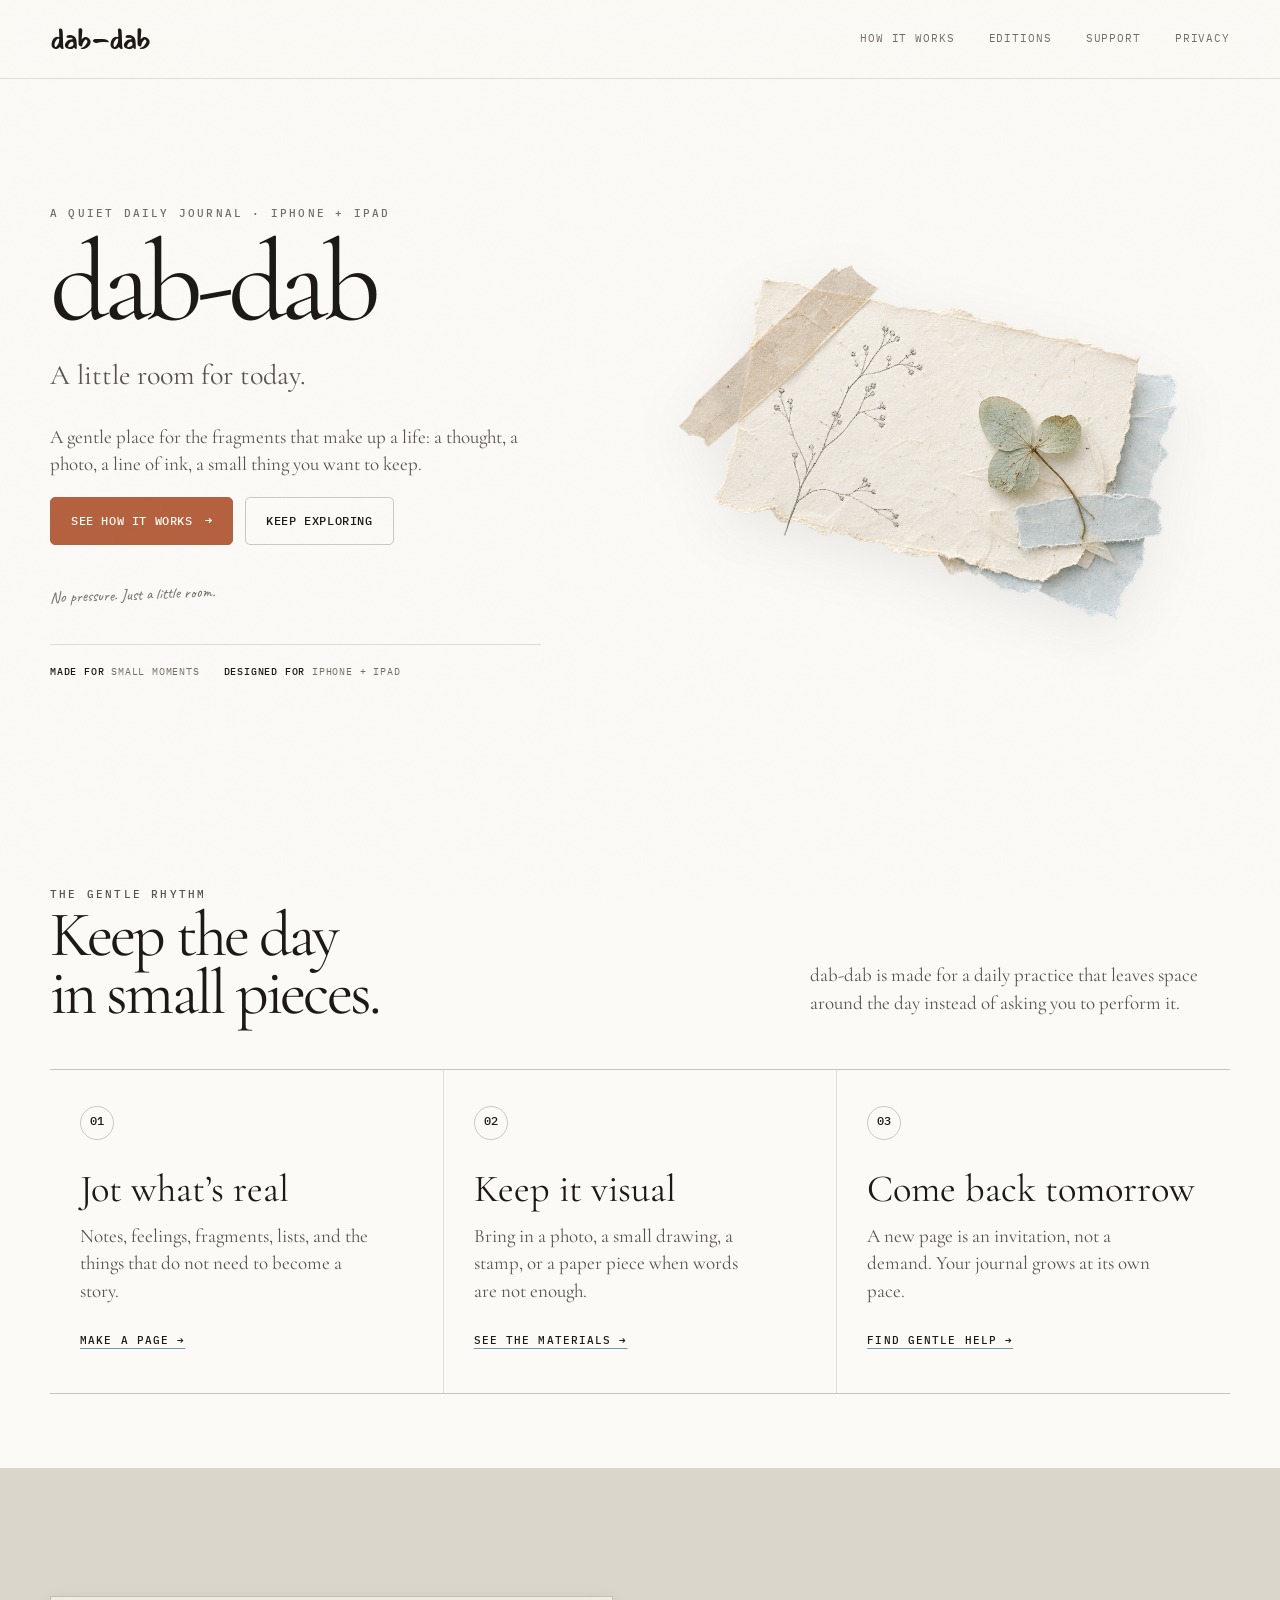
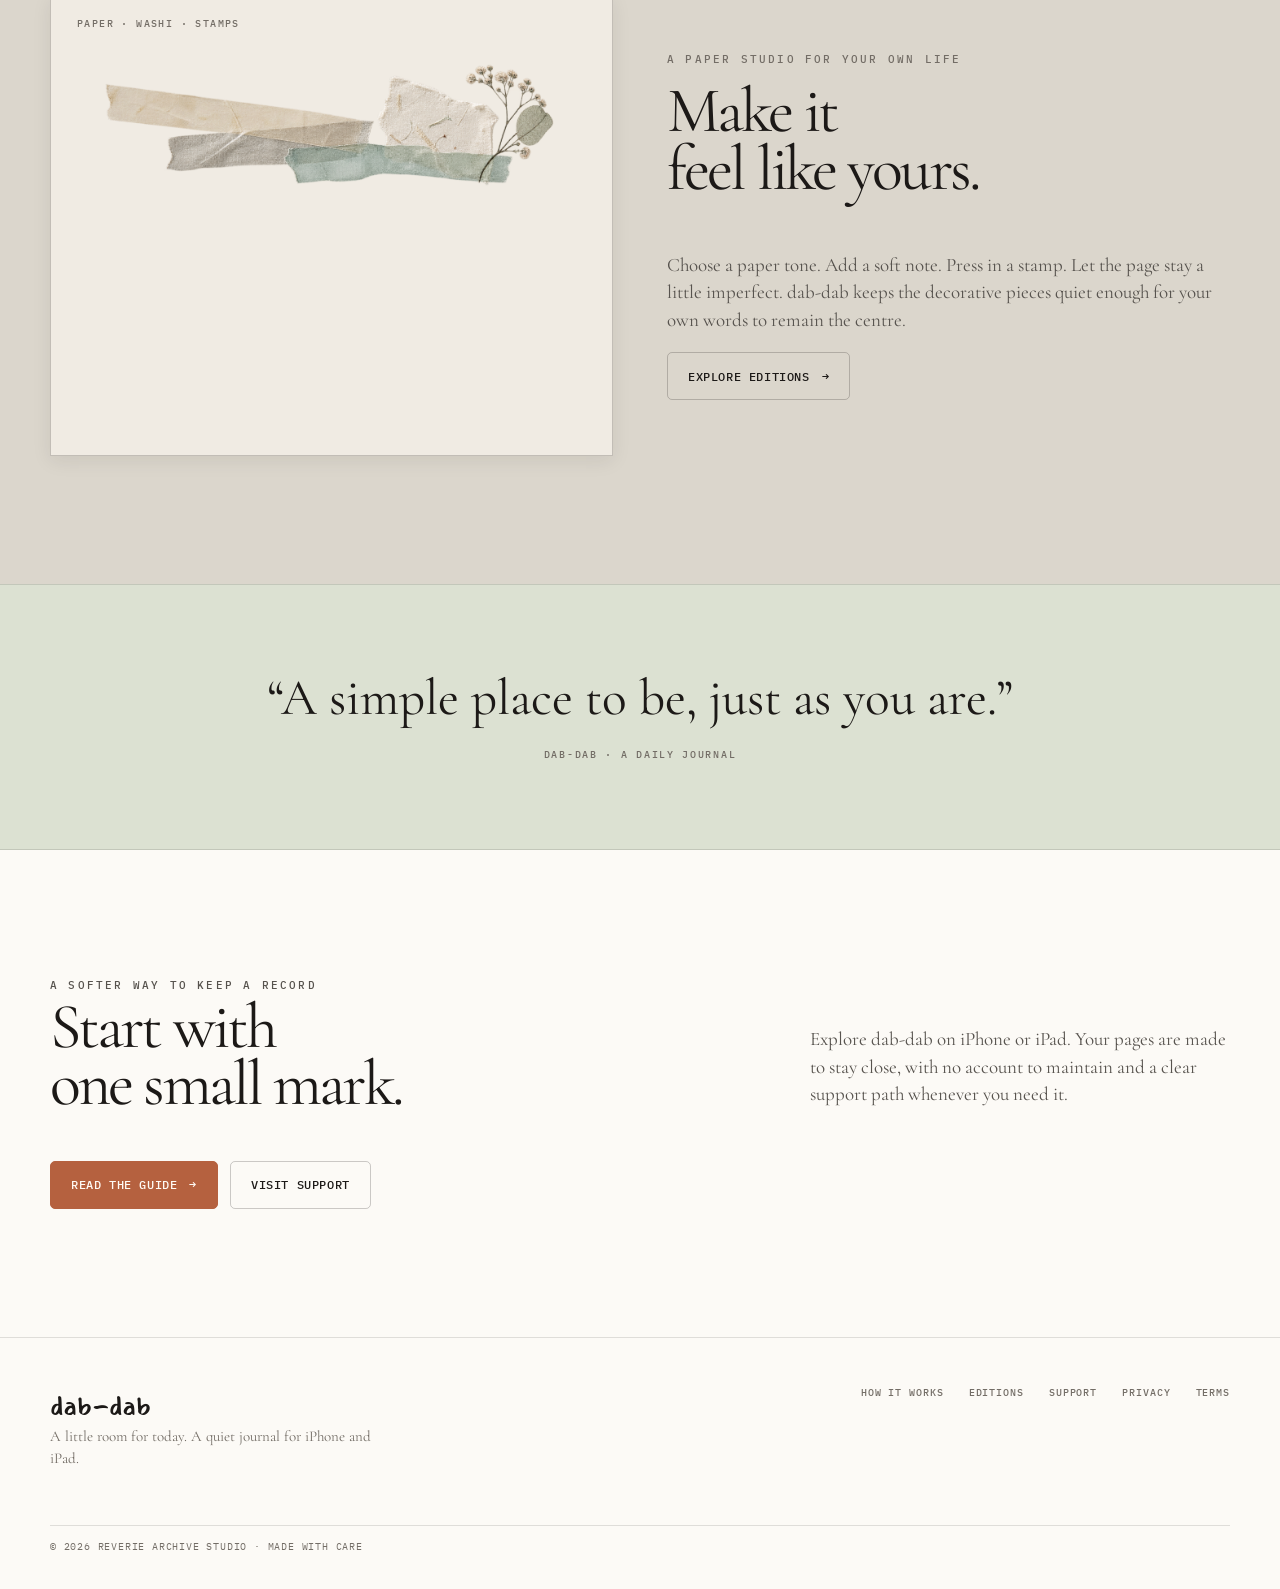
<file: index.html>
<!doctype html>
<html lang="en">
<head>
  <meta charset="utf-8">
  <meta name="viewport" content="width=device-width, initial-scale=1">
  <meta name="theme-color" content="#fcfaf6">
  <meta name="description" content="dab-dab is a quiet, tactile daily journal for iPhone and iPad.">
  <title>dab-dab — A little room for today</title>
  <link rel="stylesheet" href="styles.css">
</head>
<body>
  <header class="site-header">
    <nav class="nav" aria-label="Primary navigation">
      <a class="wordmark" href="index.html" aria-label="dab-dab home">dab-dab</a>
      <button class="menu-button" type="button" aria-expanded="false" aria-controls="site-links">Menu</button>
      <div class="nav-links" id="site-links">
        <a href="how-it-works.html">How it works</a>
        <a href="editions.html">Editions</a>
        <a href="support.html">Support</a>
        <a href="https://reveriearchive-studio.github.io/dab-dab-privacy/">Privacy</a>
      </div>
    </nav>
  </header>

  <main>
    <section class="hero">
      <div class="hero-copy reveal">
        <p class="eyebrow">A quiet daily journal · iPhone + iPad</p>
        <h1>dab-dab</h1>
        <p class="lede">A little room for today.</p>
        <p class="body-copy">A gentle place for the fragments that make up a life: a thought, a photo, a line of ink, a small thing you want to keep.</p>
        <div class="hero-actions">
          <a class="button" href="how-it-works.html">See how it works <span aria-hidden="true">→</span></a>
          <a class="button secondary" href="#download">Keep exploring</a>
        </div>
        <p class="hero-note">No pressure. Just a little room.</p>
        <div class="stat-line"><span><strong>Made for</strong> small moments</span><span><strong>Designed for</strong> iPhone + iPad</span></div>
      </div>
      <div class="hero-art reveal" aria-label="A light handmade-paper journal collage with botanical ink, washi and a pressed leaf">
        <img class="hero-asset" src="assets/paper-collage.png" alt="">
      </div>
    </section>

    <section class="section compact reveal" aria-labelledby="rhythm-title">
      <div class="section-head"><div><p class="eyebrow">The gentle rhythm</p><h2 id="rhythm-title">Keep the day<br>in small pieces.</h2></div><p>dab-dab is made for a daily practice that leaves space around the day instead of asking you to perform it.</p></div>
      <div class="feature-grid">
        <article class="feature"><span class="feature-number">01</span><h3>Jot what’s real</h3><p>Notes, feelings, fragments, lists, and the things that do not need to become a story.</p><a href="how-it-works.html">Make a page →</a></article>
        <article class="feature"><span class="feature-number">02</span><h3>Keep it visual</h3><p>Bring in a photo, a small drawing, a stamp, or a paper piece when words are not enough.</p><a href="editions.html">See the materials →</a></article>
        <article class="feature"><span class="feature-number">03</span><h3>Come back tomorrow</h3><p>A new page is an invitation, not a demand. Your journal grows at its own pace.</p><a href="support.html">Find gentle help →</a></article>
      </div>
    </section>

    <section class="material-section" aria-labelledby="materials-title">
      <div class="material-inner">
        <div class="material-display">
          <div class="material-board reveal" aria-label="Lightweight neutral washi and handmade paper samples">
            <img class="materials-asset" src="assets/materials-strip.png" alt="">
          </div>
          <div class="reveal"><p class="eyebrow">A paper studio for your own life</p><h2 id="materials-title">Make it<br>feel like yours.</h2><p class="body-copy">Choose a paper tone. Add a soft note. Press in a stamp. Let the page stay a little imperfect. dab-dab keeps the decorative pieces quiet enough for your own words to remain the centre.</p><a class="button secondary" href="editions.html">Explore editions <span aria-hidden="true">→</span></a></div>
        </div>
      </div>
    </section>

    <section class="quote-band"><div class="quote reveal">“A simple place to be, just as you are.”<small>dab-dab · a daily journal</small></div></section>

    <section class="section" id="download" aria-labelledby="download-title">
      <div class="section-head"><div><p class="eyebrow">A softer way to keep a record</p><h2 id="download-title">Start with<br>one small mark.</h2></div><p>Explore dab-dab on iPhone or iPad. Your pages are made to stay close, with no account to maintain and a clear support path whenever you need it.</p></div>
      <div class="hero-actions"><a class="button" href="how-it-works.html">Read the guide <span aria-hidden="true">→</span></a><a class="button secondary" href="support.html">Visit support</a></div>
    </section>
  </main>

  <footer class="footer"><div class="footer-inner"><div><div class="footer-brand">dab-dab</div><p>A little room for today. A quiet journal for iPhone and iPad.</p></div><div class="footer-links"><a href="how-it-works.html">How it works</a><a href="editions.html">Editions</a><a href="support.html">Support</a><a href="https://reveriearchive-studio.github.io/dab-dab-privacy/">Privacy</a><a href="https://www.apple.com/legal/internet-services/itunes/dev/stdeula/">Terms</a></div></div><div class="footer-meta">© 2026 Reverie Archive Studio · made with care</div></footer>
  <script src="script.js"></script>
</body>
</html>
</file>
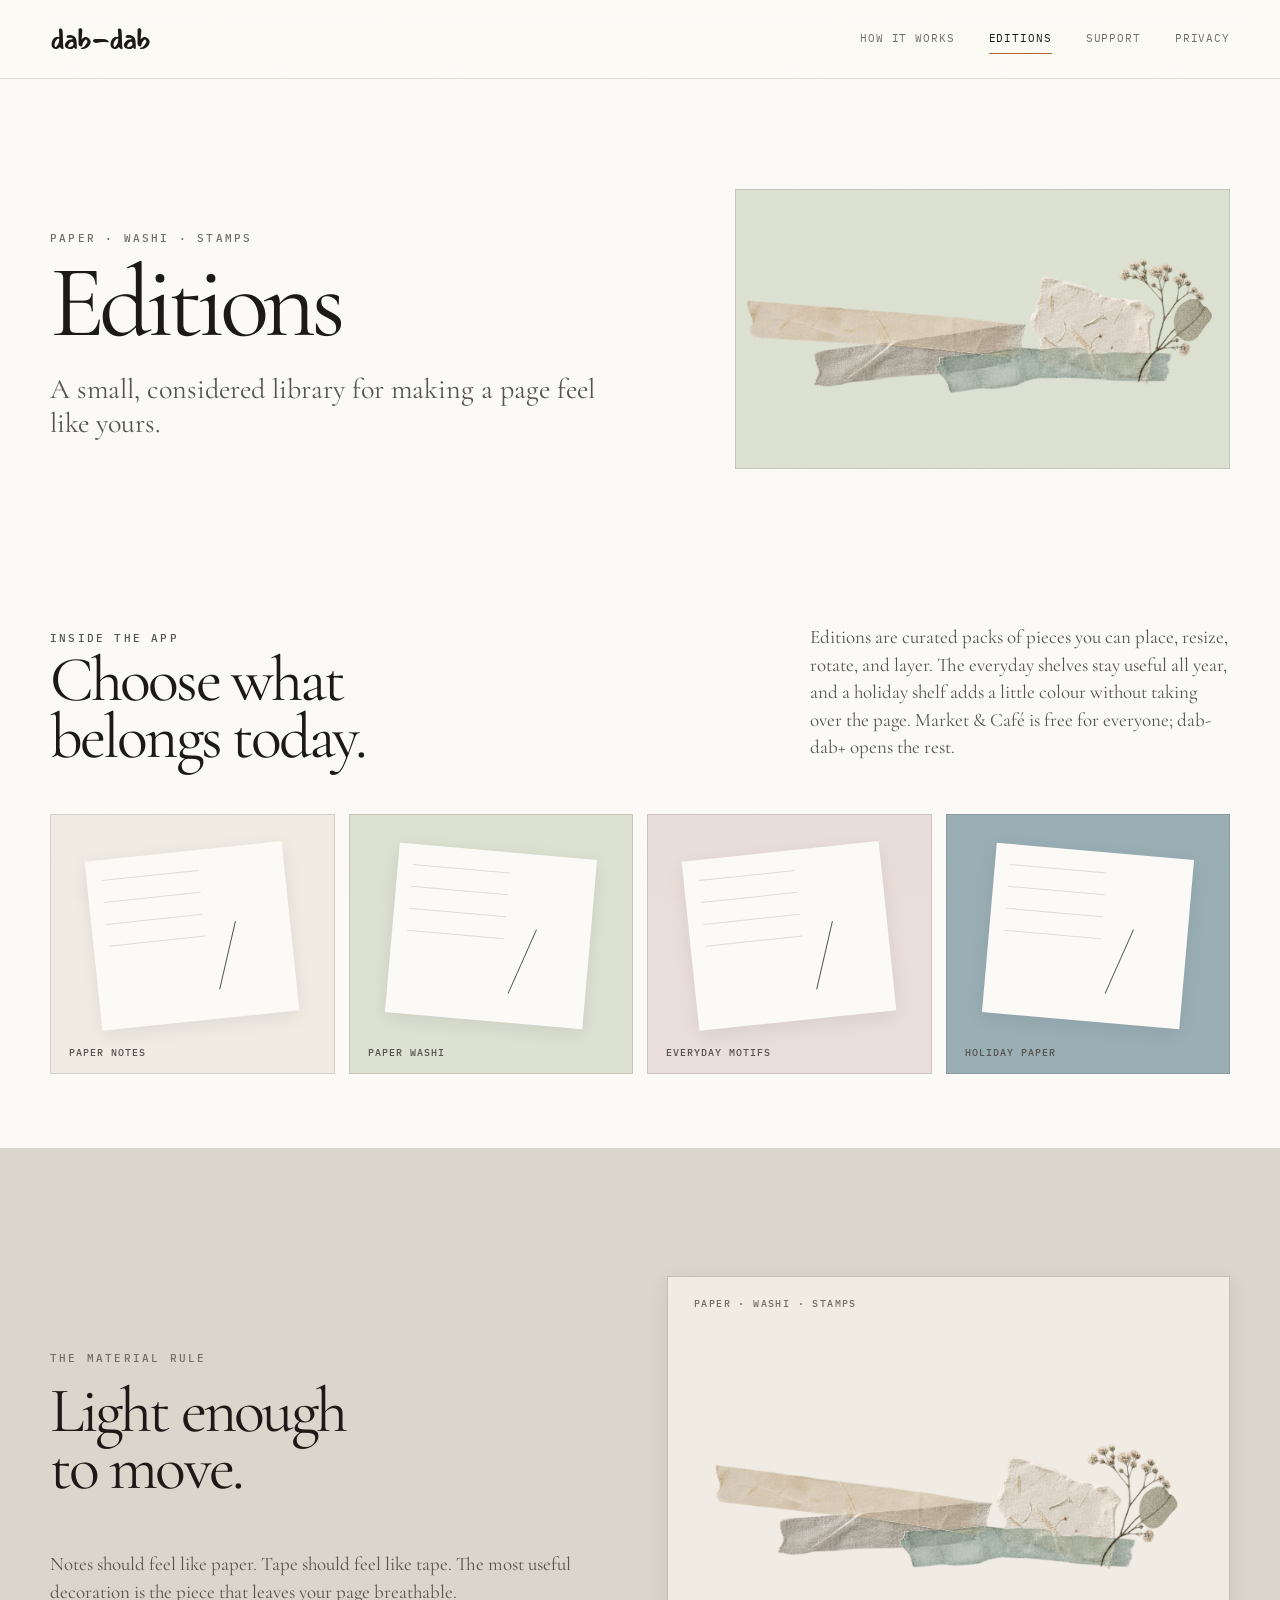
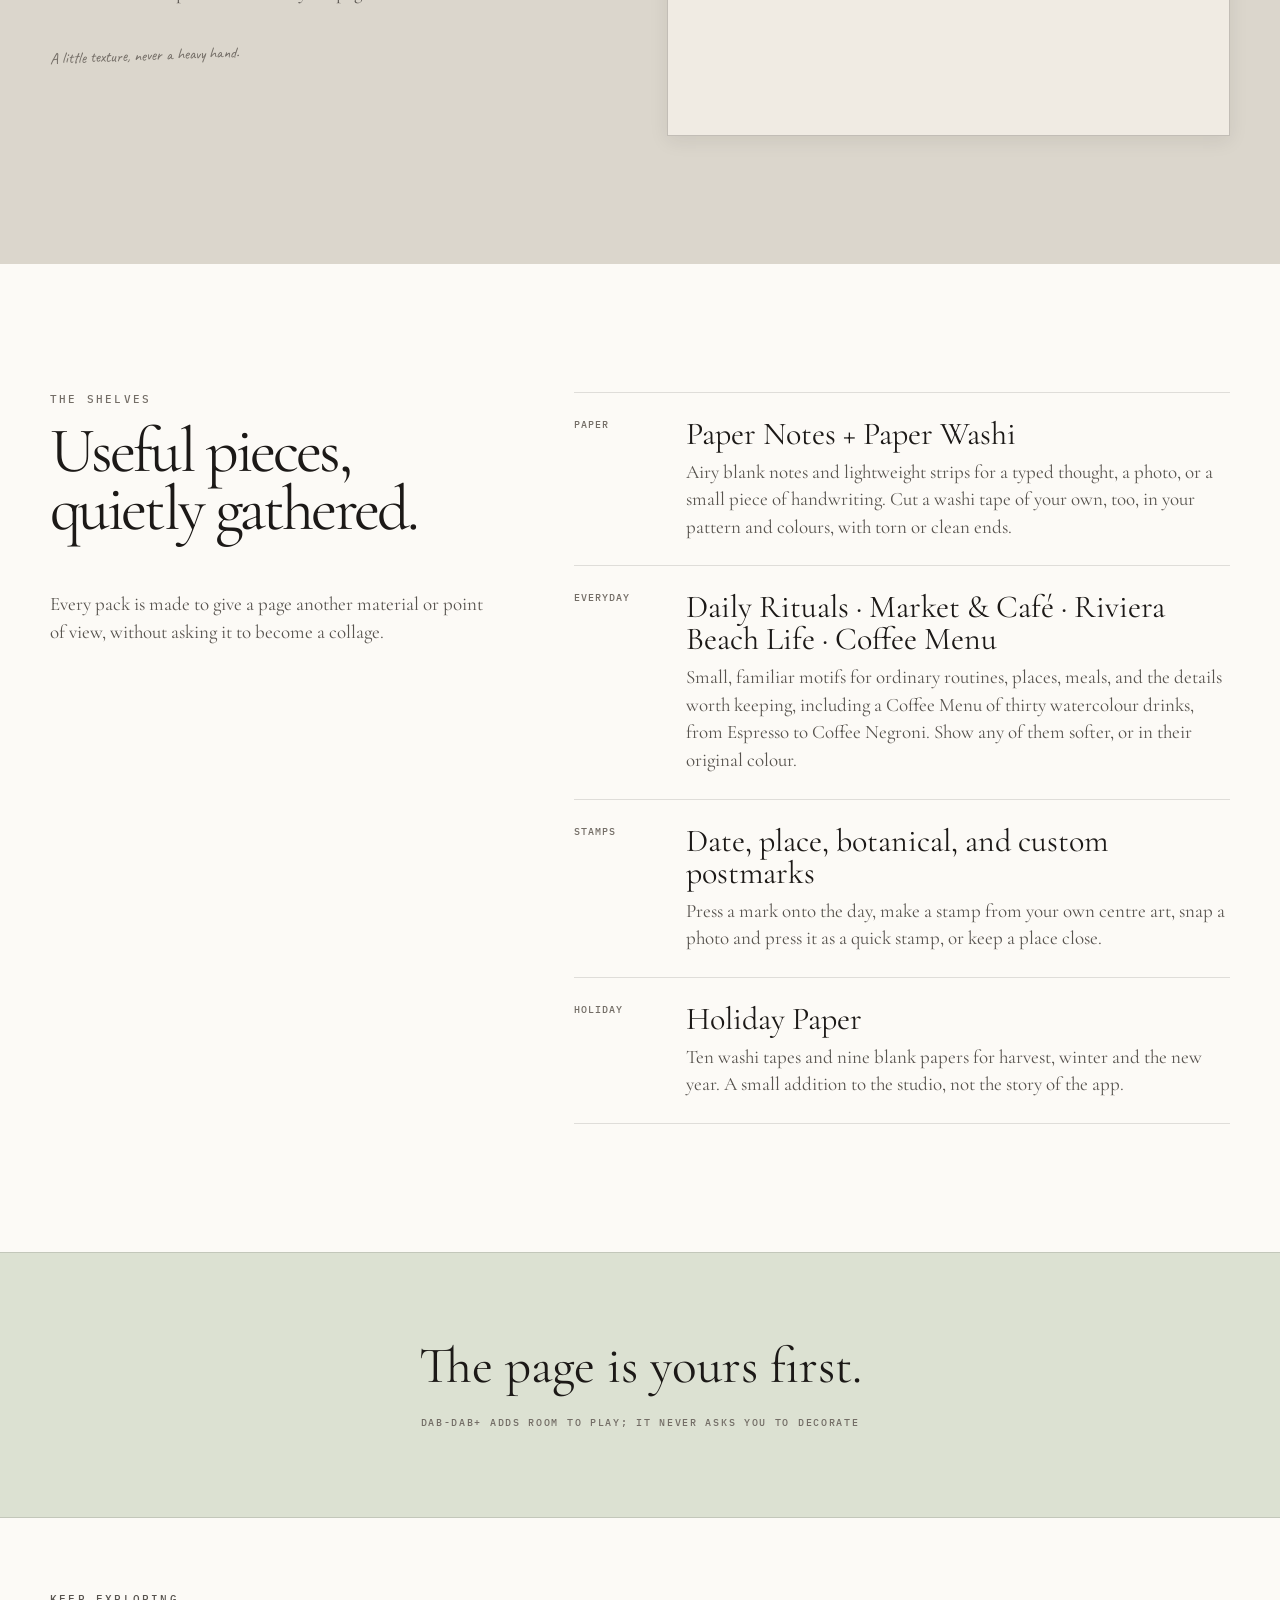
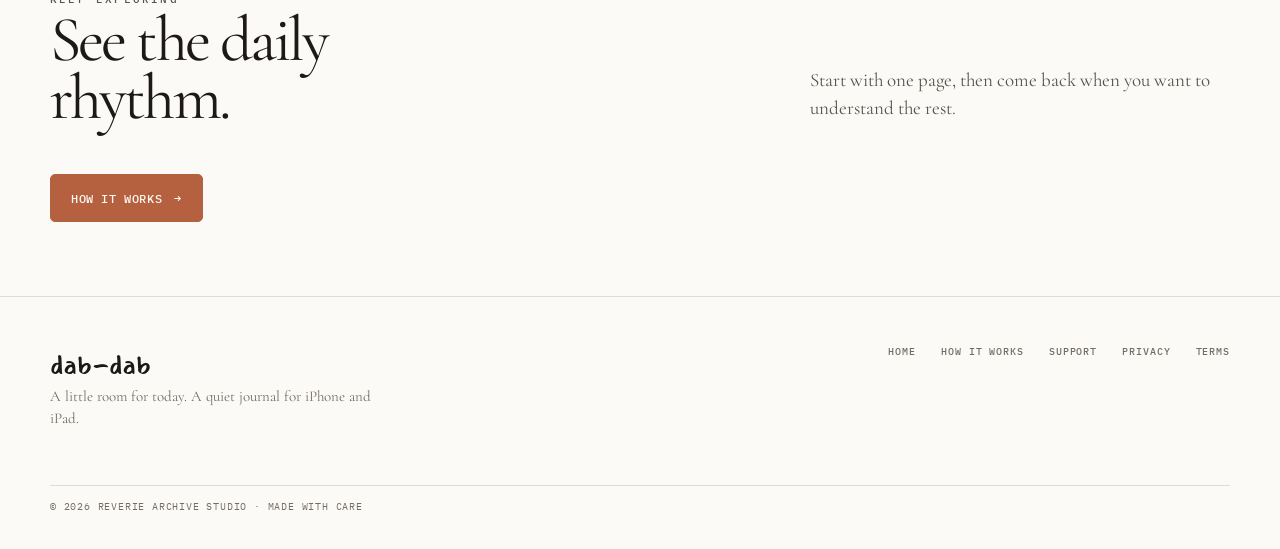
<file: editions.html>
<!doctype html>
<html lang="en">
<head>
  <meta charset="utf-8"><meta name="viewport" content="width=device-width, initial-scale=1"><meta name="theme-color" content="#fcfaf6">
  <meta name="description" content="Explore dab-dab's paper notes, washi, everyday motifs, coffee watercolours, stamps, and holiday paper.">
  <title>Editions — dab-dab</title><link rel="stylesheet" href="styles.css">
</head>
<body>
  <header class="site-header"><nav class="nav" aria-label="Primary navigation"><a class="wordmark" href="index.html">dab-dab</a><button class="menu-button" type="button" aria-expanded="false" aria-controls="site-links">Menu</button><div class="nav-links" id="site-links"><a href="how-it-works.html">How it works</a><a href="editions.html" aria-current="page">Editions</a><a href="support.html">Support</a><a href="https://reveriearchive-studio.github.io/dab-dab-privacy/">Privacy</a></div></nav></header>
  <main>
    <section class="page-hero"><div class="reveal"><p class="eyebrow">Paper · washi · stamps</p><h1>Editions</h1><p class="lede">A small, considered library for making a page feel like yours.</p></div><div class="page-hero-art generated-art reveal" style="background:var(--celadon)" aria-label="Lightweight neutral washi and handmade paper samples"><img class="materials-asset" src="assets/materials-strip.png" alt=""></div></section>
    <section class="section compact" aria-labelledby="collection-title"><div class="section-head"><div><p class="eyebrow">Inside the app</p><h2 id="collection-title">Choose what<br>belongs today.</h2></div><p>Editions are curated packs of pieces you can place, resize, rotate, and layer. The everyday shelves stay useful all year, and a holiday shelf adds a little colour without taking over the page. Market &amp; Café is free for everyone; dab-dab+ opens the rest.</p></div>
      <div class="edition-grid">
        <article class="edition-card reveal"><div class="mini-note"></div><span class="edition-label">Paper notes</span></article>
        <article class="edition-card reveal"><div class="mini-note"></div><span class="edition-label">Paper washi</span></article>
        <article class="edition-card reveal"><div class="mini-note"></div><span class="edition-label">Everyday motifs</span></article>
        <article class="edition-card reveal"><div class="mini-note"></div><span class="edition-label">Holiday paper</span></article>
      </div>
    </section>

    <section class="material-section"><div class="material-inner"><div class="material-display"><div class="reveal"><p class="eyebrow">The material rule</p><h2>Light enough<br>to move.</h2><p class="body-copy">Notes should feel like paper. Tape should feel like tape. The most useful decoration is the piece that leaves your page breathable.</p><p class="hero-note">A little texture, never a heavy hand.</p></div><div class="material-board generated-board reveal" aria-label="Lightweight neutral washi and handmade paper samples"><img class="materials-asset" src="assets/materials-strip.png" alt=""></div></div></div></section>

    <section class="section" aria-labelledby="shelves-title"><div class="feature-split"><div class="reveal"><p class="eyebrow">The shelves</p><h2 id="shelves-title">Useful pieces,<br>quietly gathered.</h2><p class="body-copy">Every pack is made to give a page another material or point of view, without asking it to become a collage.</p></div><div class="feature-list reveal"><article class="feature-row"><span class="label">Paper</span><div><h3>Paper Notes + Paper Washi</h3><p>Airy blank notes and lightweight strips for a typed thought, a photo, or a small piece of handwriting. Cut a washi tape of your own, too, in your pattern and colours, with torn or clean ends.</p></div></article><article class="feature-row"><span class="label">Everyday</span><div><h3>Daily Rituals · Market &amp; Café · Riviera Beach Life · Coffee Menu</h3><p>Small, familiar motifs for ordinary routines, places, meals, and the details worth keeping, including a Coffee Menu of thirty watercolour drinks, from Espresso to Coffee Negroni. Show any of them softer, or in their original colour.</p></div></article><article class="feature-row"><span class="label">Stamps</span><div><h3>Date, place, botanical, and custom postmarks</h3><p>Press a mark onto the day, make a stamp from your own centre art, snap a photo and press it as a quick stamp, or keep a place close.</p></div></article><article class="feature-row"><span class="label">Holiday</span><div><h3>Holiday Paper</h3><p>Ten washi tapes and nine blank papers for harvest, winter and the new year. A small addition to the studio, not the story of the app.</p></div></article></div></div></section>
    <section class="quote-band"><div class="quote reveal">The page is yours first.<small>dab-dab+ adds room to play; it never asks you to decorate</small></div></section>
    <section class="section compact"><div class="section-head"><div><p class="eyebrow">Keep exploring</p><h2>See the daily<br>rhythm.</h2></div><p>Start with one page, then come back when you want to understand the rest.</p></div><a class="button" href="how-it-works.html">How it works <span aria-hidden="true">→</span></a></section>
  </main>
  <footer class="footer"><div class="footer-inner"><div><div class="footer-brand">dab-dab</div><p>A little room for today. A quiet journal for iPhone and iPad.</p></div><div class="footer-links"><a href="index.html">Home</a><a href="how-it-works.html">How it works</a><a href="support.html">Support</a><a href="https://reveriearchive-studio.github.io/dab-dab-privacy/">Privacy</a><a href="https://www.apple.com/legal/internet-services/itunes/dev/stdeula/">Terms</a></div></div><div class="footer-meta">© 2026 Reverie Archive Studio · made with care</div></footer>
  <script src="script.js"></script>
</body>
</html>
</file>
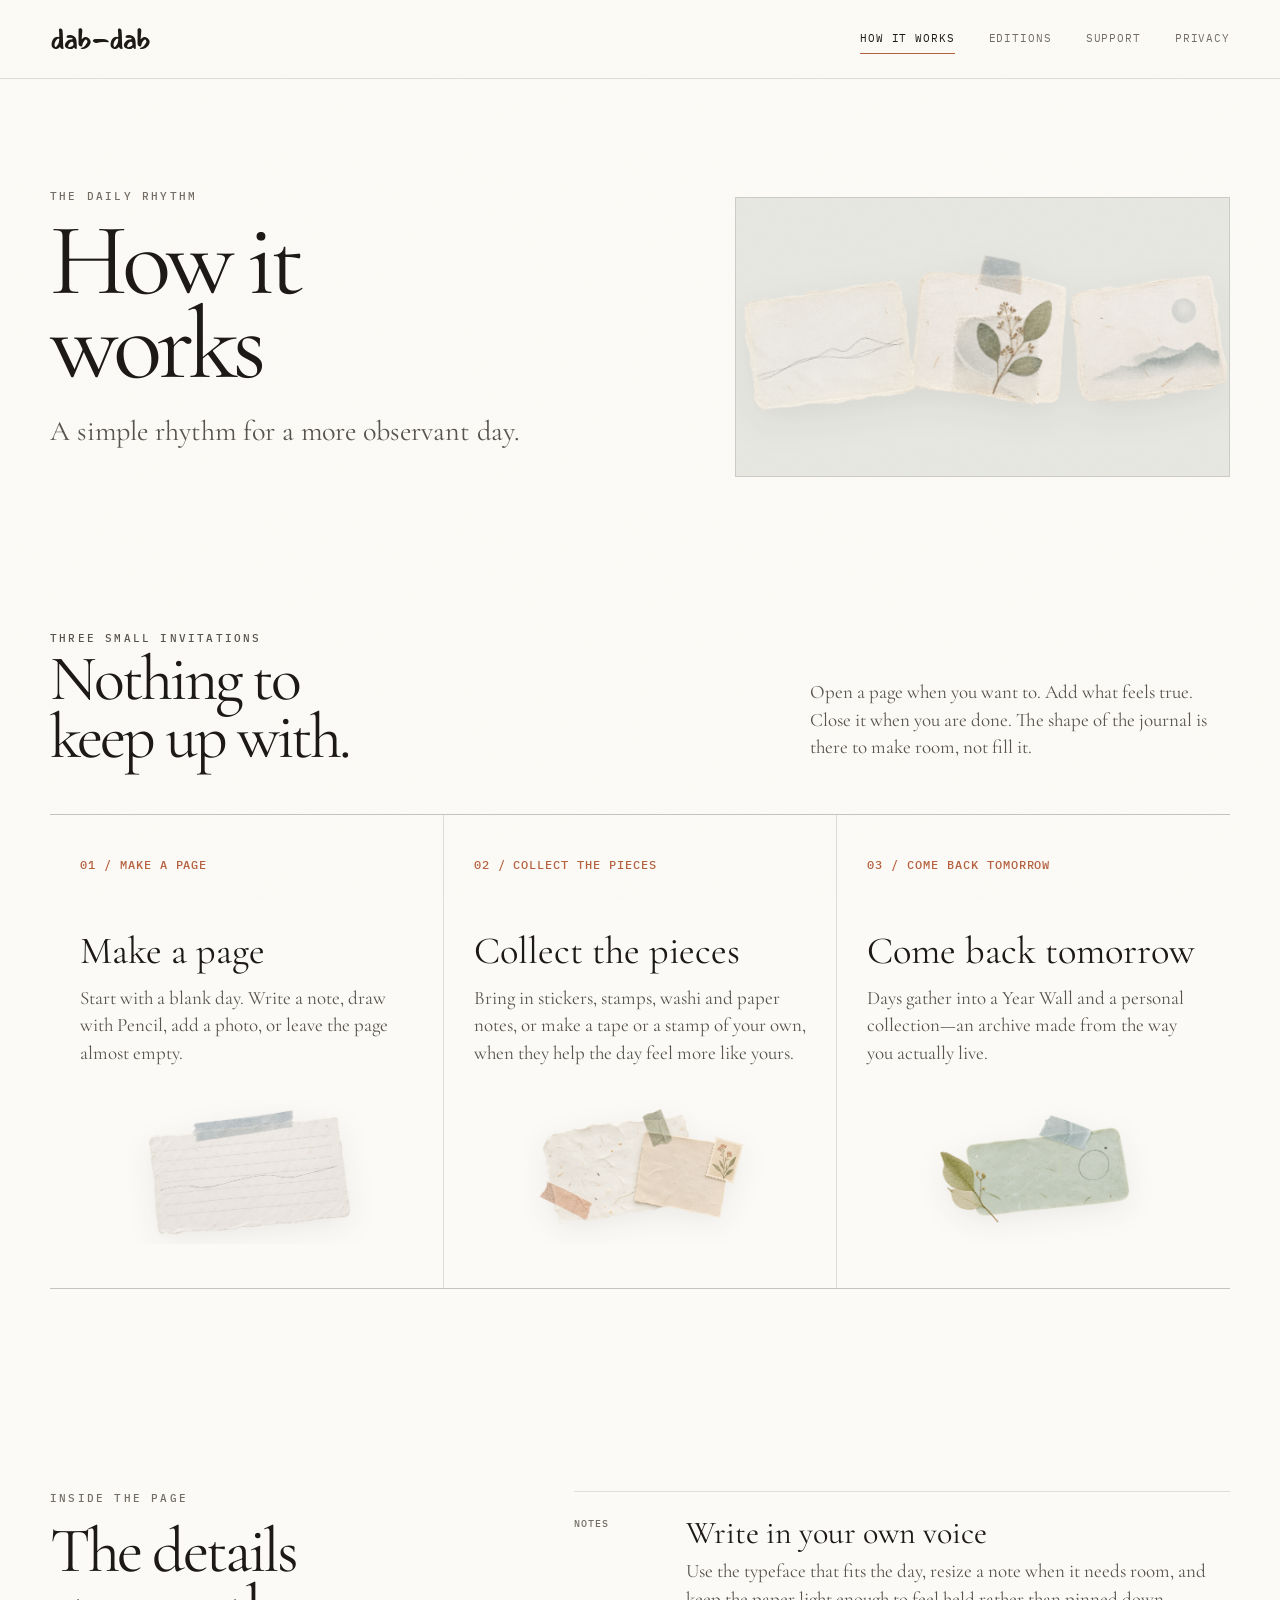
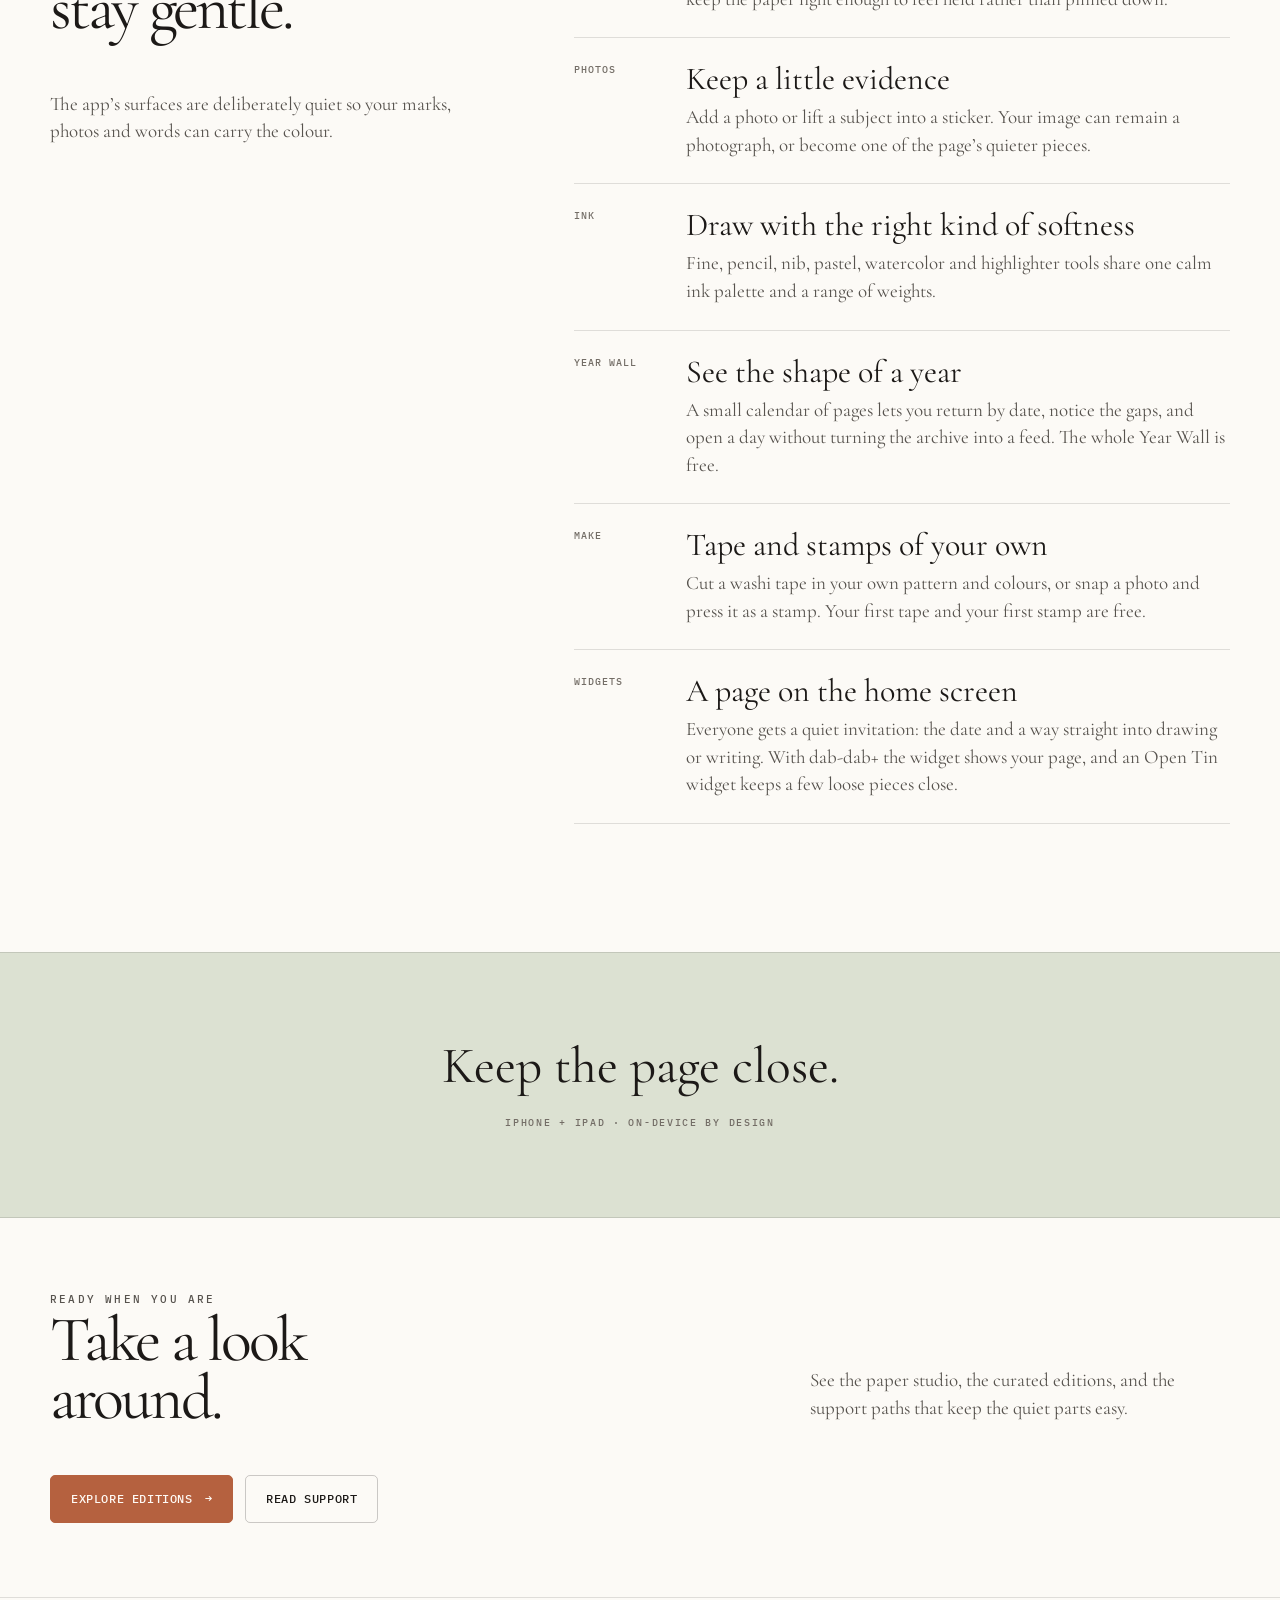
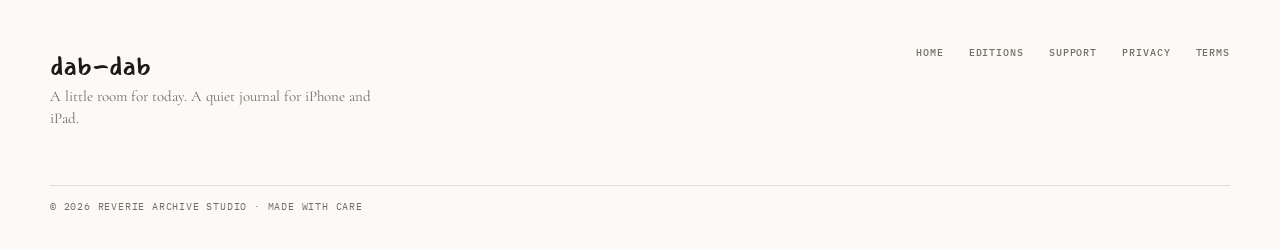
<file: how-it-works.html>
<!doctype html>
<html lang="en">
<head>
  <meta charset="utf-8"><meta name="viewport" content="width=device-width, initial-scale=1"><meta name="theme-color" content="#fcfaf6">
  <meta name="description" content="A gentle guide to making a page, collecting the pieces, and returning tomorrow in dab-dab.">
  <title>How it works — dab-dab</title><link rel="stylesheet" href="styles.css">
</head>
<body>
  <header class="site-header"><nav class="nav" aria-label="Primary navigation"><a class="wordmark" href="index.html">dab-dab</a><button class="menu-button" type="button" aria-expanded="false" aria-controls="site-links">Menu</button><div class="nav-links" id="site-links"><a href="how-it-works.html" aria-current="page">How it works</a><a href="editions.html">Editions</a><a href="support.html">Support</a><a href="https://reveriearchive-studio.github.io/dab-dab-privacy/">Privacy</a></div></nav></header>
  <main>
    <section class="page-hero"><div class="reveal"><p class="eyebrow">The daily rhythm</p><h1>How it<br>works</h1><p class="lede">A simple rhythm for a more observant day.</p></div><div class="page-hero-art generated-art reveal" aria-label="Three lightweight paper cards showing a daily journal sequence"><img class="sequence-asset" src="assets/how-it-works-sequence.png" alt=""></div></section>
    <section class="section compact" aria-labelledby="three-steps"><div class="section-head"><div><p class="eyebrow">Three small invitations</p><h2 id="three-steps">Nothing to<br>keep up with.</h2></div><p>Open a page when you want to. Add what feels true. Close it when you are done. The shape of the journal is there to make room, not fill it.</p></div>
      <div class="steps">
        <article class="step reveal"><span class="num">01 / MAKE A PAGE</span><h3>Make a page</h3><p>Start with a blank day. Write a note, draw with Pencil, add a photo, or leave the page almost empty.</p><div class="step-art"><img src="assets/step-make-page.png" alt="A thin ruled paper note held by translucent blue washi"></div></article>
        <article class="step reveal"><span class="num">02 / COLLECT THE PIECES</span><h3>Collect the pieces</h3><p>Bring in stickers, stamps, washi and paper notes, or make a tape or a stamp of your own, when they help the day feel more like yours.</p><div class="step-art"><img src="assets/step-collect-pieces.png" alt="Light handmade paper scraps, washi, and a botanical stamp"></div></article>
        <article class="step reveal"><span class="num">03 / COME BACK TOMORROW</span><h3>Come back tomorrow</h3><p>Days gather into a Year Wall and a personal collection—an archive made from the way you actually live.</p><div class="step-art"><img src="assets/step-come-back.png" alt="A pale celadon check-in card with a translucent washi tab and pressed leaf"></div></article>
      </div>
    </section>

    <section class="section" aria-labelledby="features-title"><div class="feature-split"><div class="reveal"><p class="eyebrow">Inside the page</p><h2 id="features-title">The details<br>stay gentle.</h2><p class="body-copy">The app’s surfaces are deliberately quiet so your marks, photos and words can carry the colour.</p></div><div class="feature-list reveal">
      <article class="feature-row"><span class="label">Notes</span><div><h3>Write in your own voice</h3><p>Use the typeface that fits the day, resize a note when it needs room, and keep the paper light enough to feel held rather than pinned down.</p></div></article>
      <article class="feature-row"><span class="label">Photos</span><div><h3>Keep a little evidence</h3><p>Add a photo or lift a subject into a sticker. Your image can remain a photograph, or become one of the page’s quieter pieces.</p></div></article>
      <article class="feature-row"><span class="label">Ink</span><div><h3>Draw with the right kind of softness</h3><p>Fine, pencil, nib, pastel, watercolor and highlighter tools share one calm ink palette and a range of weights.</p></div></article>
      <article class="feature-row"><span class="label">Year Wall</span><div><h3>See the shape of a year</h3><p>A small calendar of pages lets you return by date, notice the gaps, and open a day without turning the archive into a feed. The whole Year Wall is free.</p></div></article>
      <article class="feature-row"><span class="label">Make</span><div><h3>Tape and stamps of your own</h3><p>Cut a washi tape in your own pattern and colours, or snap a photo and press it as a stamp. Your first tape and your first stamp are free.</p></div></article>
      <article class="feature-row"><span class="label">Widgets</span><div><h3>A page on the home screen</h3><p>Everyone gets a quiet invitation: the date and a way straight into drawing or writing. With dab-dab+ the widget shows your page, and an Open Tin widget keeps a few loose pieces close.</p></div></article>
    </div></div></section>

    <section class="quote-band"><div class="quote reveal">Keep the page close.<small>iPhone + iPad · on-device by design</small></div></section>
    <section class="section compact"><div class="section-head"><div><p class="eyebrow">Ready when you are</p><h2>Take a look<br>around.</h2></div><p>See the paper studio, the curated editions, and the support paths that keep the quiet parts easy.</p></div><div class="hero-actions"><a class="button" href="editions.html">Explore editions <span aria-hidden="true">→</span></a><a class="button secondary" href="support.html">Read support</a></div></section>
  </main>
  <footer class="footer"><div class="footer-inner"><div><div class="footer-brand">dab-dab</div><p>A little room for today. A quiet journal for iPhone and iPad.</p></div><div class="footer-links"><a href="index.html">Home</a><a href="editions.html">Editions</a><a href="support.html">Support</a><a href="https://reveriearchive-studio.github.io/dab-dab-privacy/">Privacy</a><a href="https://www.apple.com/legal/internet-services/itunes/dev/stdeula/">Terms</a></div></div><div class="footer-meta">© 2026 Reverie Archive Studio · made with care</div></footer>
  <script src="script.js"></script>
</body>
</html>
</file>
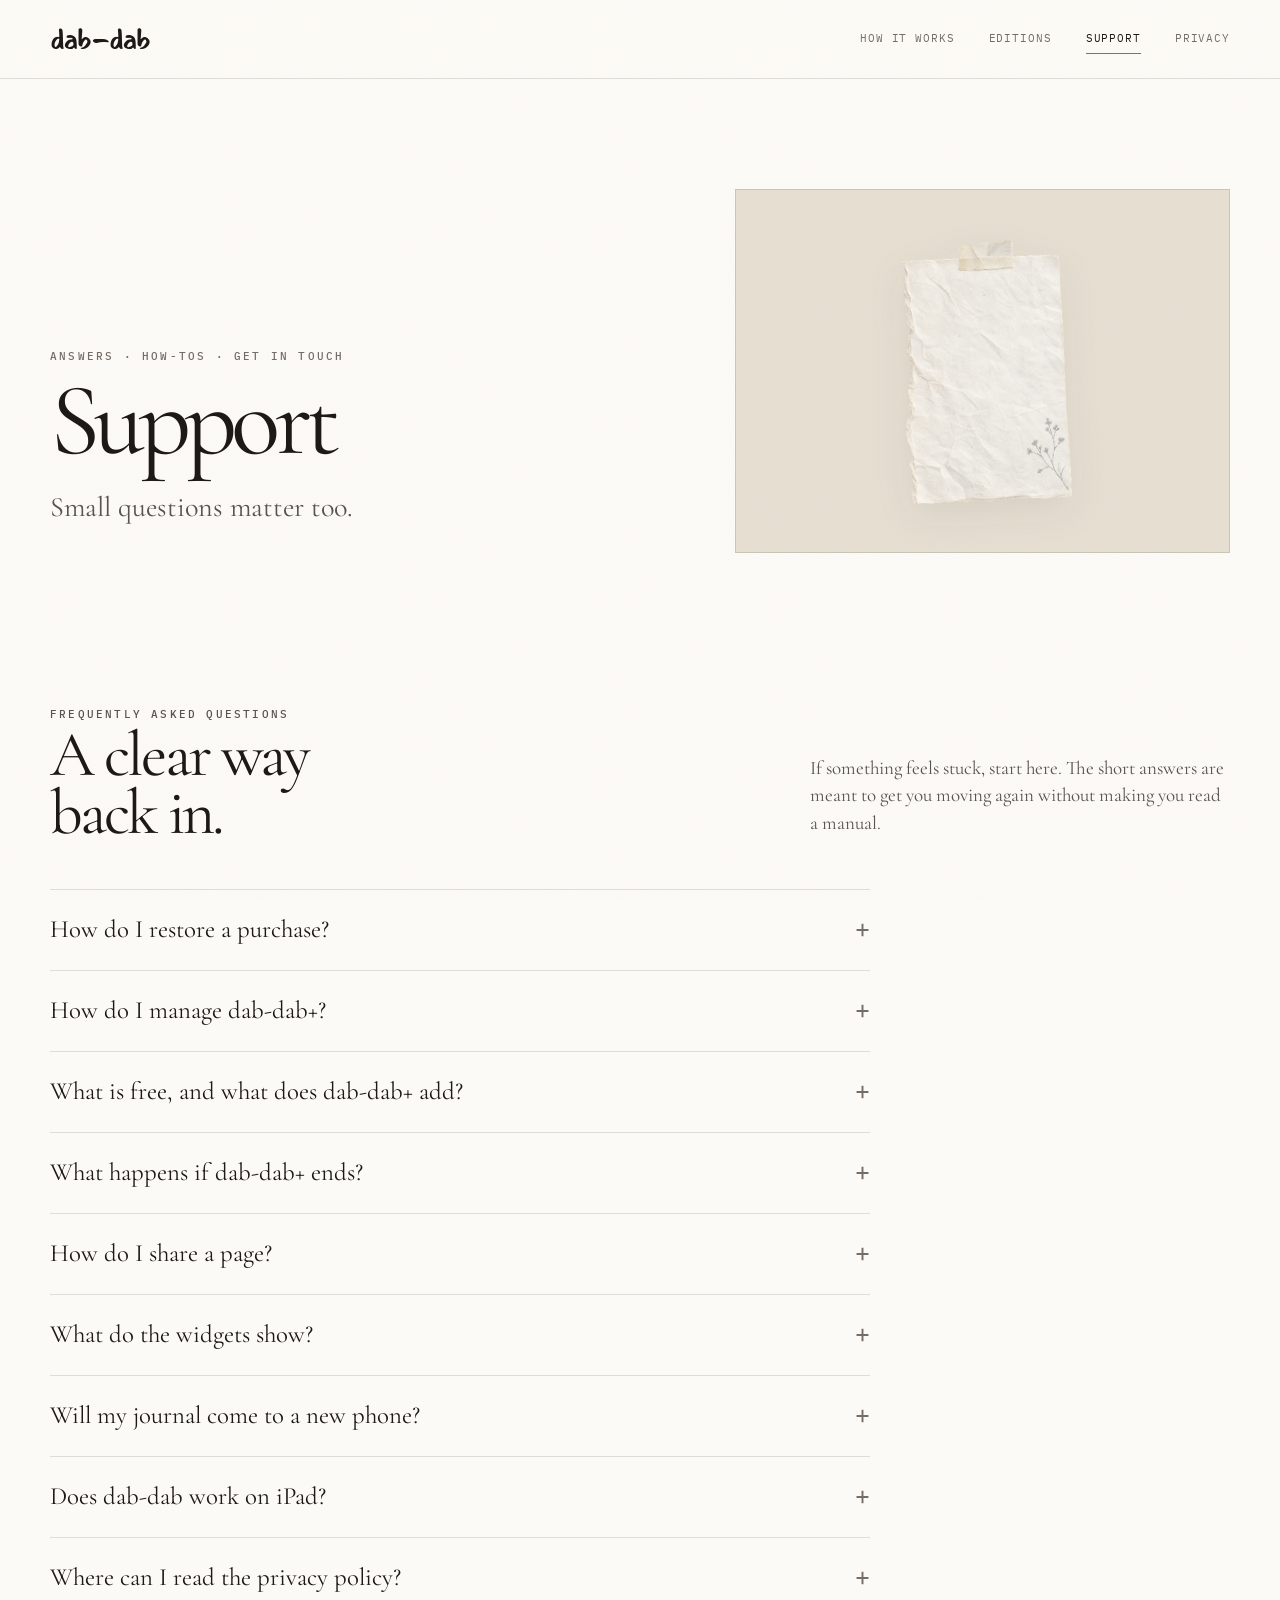
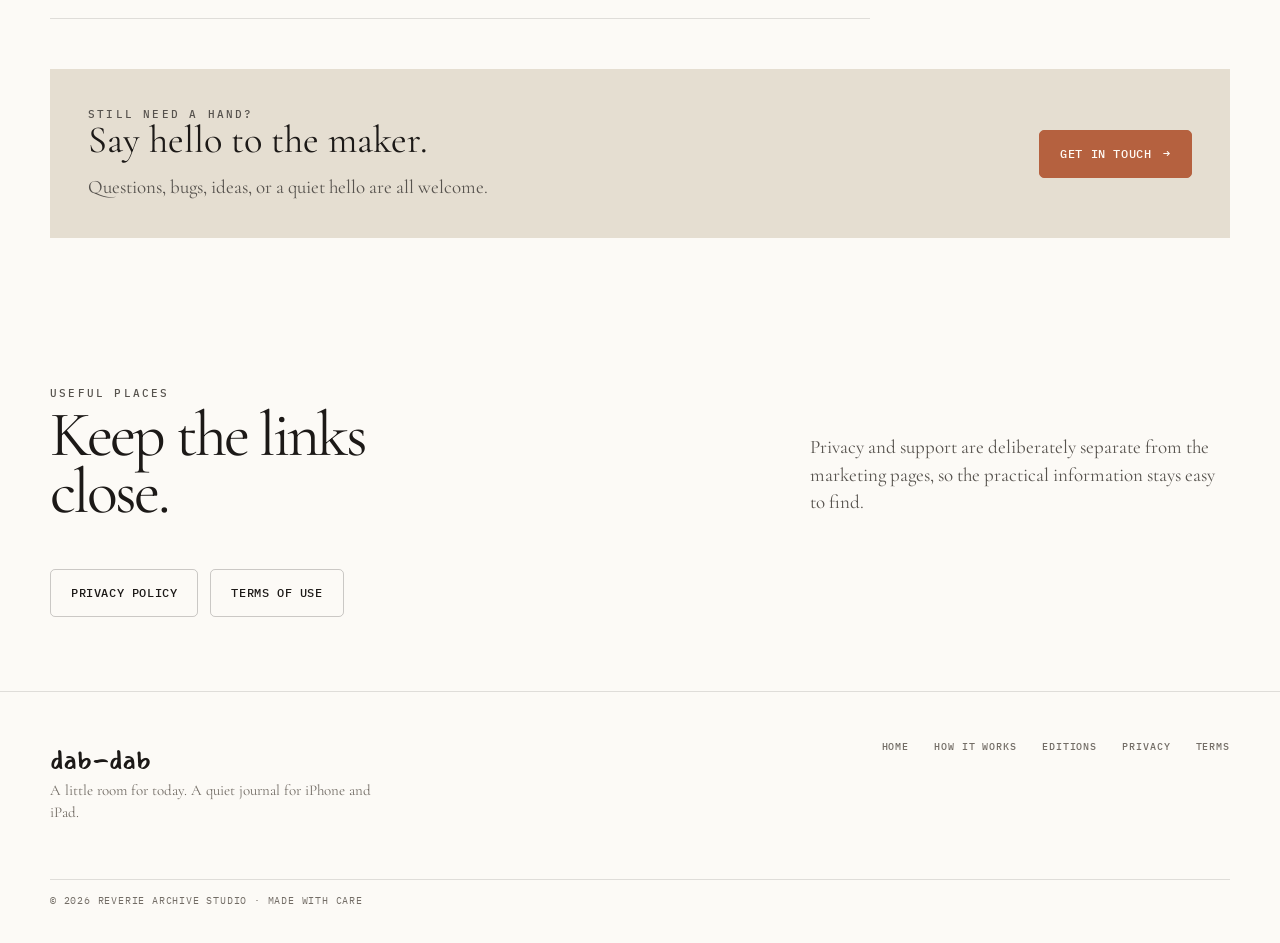
<file: support.html>
<!doctype html>
<html lang="en">
<head>
  <meta charset="utf-8"><meta name="viewport" content="width=device-width, initial-scale=1"><meta name="theme-color" content="#fcfaf6">
  <meta name="description" content="Help and support for dab-dab.">
  <title>Support — dab-dab</title><link rel="stylesheet" href="styles.css">
</head>
<body>
  <header class="site-header"><nav class="nav" aria-label="Primary navigation"><a class="wordmark" href="index.html">dab-dab</a><button class="menu-button" type="button" aria-expanded="false" aria-controls="site-links">Menu</button><div class="nav-links" id="site-links"><a href="how-it-works.html">How it works</a><a href="editions.html">Editions</a><a href="support.html" aria-current="page">Support</a><a href="https://reveriearchive-studio.github.io/dab-dab-privacy/">Privacy</a></div></nav></header>
  <main>
    <section class="page-hero"><div class="reveal"><p class="eyebrow">Answers · how-tos · get in touch</p><h1>Support</h1><p class="lede">Small questions matter too.</p></div><div class="page-hero-art generated-art reveal" style="background:var(--oat)" aria-label="A thin wrinkled paper note held with translucent tape"><img class="support-asset" src="assets/support-note.png" alt=""></div></section>
    <section class="section compact" aria-labelledby="faq-title"><div class="section-head"><div><p class="eyebrow">Frequently asked questions</p><h2 id="faq-title">A clear way<br>back in.</h2></div><p>If something feels stuck, start here. The short answers are meant to get you moving again without making you read a manual.</p></div>
      <div class="faq-list reveal">
        <details class="faq-item"><summary>How do I restore a purchase?</summary><p>Open dab-dab → Settings → Restore purchase, or use Restore on the unlock screen. Make sure you are signed in with the Apple Account used for the purchase. A lifetime unlock bought in an earlier version of dab-dab is recognised too, so updating never asks you to buy again.</p></details>
        <details class="faq-item"><summary>How do I manage dab-dab+?</summary><p>Subscriptions are managed by Apple in iOS Settings → your name → Subscriptions → dab-dab+. A lifetime unlock is a one-time purchase and does not renew.</p></details>
        <details class="faq-item"><summary>What is free, and what does dab-dab+ add?</summary><p>dab-dab is free to use every day: write, draw, add photos, keep your whole Year Wall, and make your first tape and your first stamp. dab-dab+ adds more room on every page, all the writing fonts, the full drawing kit, every paper, advanced photo craft, and your page and sticker tins on the home screen. The unlock screen in the app always shows the current list and the price in your own currency.</p></details>
        <details class="faq-item"><summary>What happens if dab-dab+ ends?</summary><p>Nothing you made is taken away. Your pages, notes, drawings and photos stay where they are, and tapes and stamps you have already made stay yours to use. Making or changing more of the extras needs dab-dab+ again, and picks up where you left off if you re-subscribe.</p></details>
        <details class="faq-item"><summary>How do I share a page?</summary><p>Open the menu at the top right and choose Share. Pick Page, Square or Story, then Share to send it anywhere, or Save to put it in your Photos. dab-dab never uploads anything itself.</p></details>
        <details class="faq-item"><summary>What do the widgets show?</summary><p>Touch and hold your Home Screen, tap +, and search for dab-dab. With dab-dab+ the Today widget shows your page and the Open Tin widget puts a sticker tin on your Home Screen. Without it, the Today widget is a quiet invitation: the date and a way straight into drawing or writing.</p></details>
        <details class="faq-item"><summary>Will my journal come to a new phone?</summary><p>dab-dab keeps its working data on your device. A regular iCloud or computer backup is what carries the journal to a new device; there is no separate server copy for us to recover.</p></details>
        <details class="faq-item"><summary>Does dab-dab work on iPad?</summary><p>Yes. dab-dab is universal across iPhone and iPad, with the page adapting to the available space.</p></details>
        <details class="faq-item"><summary>Where can I read the privacy policy?</summary><p>Read the full policy on our dedicated <a href="https://reveriearchive-studio.github.io/dab-dab-privacy/">privacy page</a>. It explains what stays on-device, how backups fit into that picture, and what happens when you share something.</p></details>
      </div>
      <div class="contact-panel reveal"><div><p class="eyebrow">Still need a hand?</p><h3>Say hello to the maker.</h3><p>Questions, bugs, ideas, or a quiet hello are all welcome.</p></div><a class="button" href="mailto:reveriearchive.studio@gmail.com">Get in touch <span aria-hidden="true">→</span></a></div>
    </section>
    <section class="section compact"><div class="section-head"><div><p class="eyebrow">Useful places</p><h2>Keep the links<br>close.</h2></div><p>Privacy and support are deliberately separate from the marketing pages, so the practical information stays easy to find.</p></div><div class="hero-actions"><a class="button secondary" href="https://reveriearchive-studio.github.io/dab-dab-privacy/">Privacy policy</a><a class="button secondary" href="https://www.apple.com/legal/internet-services/itunes/dev/stdeula/">Terms of use</a></div></section>
  </main>
  <footer class="footer"><div class="footer-inner"><div><div class="footer-brand">dab-dab</div><p>A little room for today. A quiet journal for iPhone and iPad.</p></div><div class="footer-links"><a href="index.html">Home</a><a href="how-it-works.html">How it works</a><a href="editions.html">Editions</a><a href="https://reveriearchive-studio.github.io/dab-dab-privacy/">Privacy</a><a href="https://www.apple.com/legal/internet-services/itunes/dev/stdeula/">Terms</a></div></div><div class="footer-meta">© 2026 Reverie Archive Studio · made with care</div></footer>
  <script src="script.js"></script>
</body>
</html>
</file>
<file: styles.css>
@font-face { font-family: Mansalva; src: url('fonts/Mansalva-Regular.ttf') format('truetype'); font-display: swap; }
@font-face { font-family: Cormorant; src: url('fonts/CormorantGaramond-VariableFont_wght.ttf') format('truetype'); font-weight: 100 900; font-display: swap; }
@font-face { font-family: Plex; src: url('fonts/IBMPlexMono-Regular.ttf') format('truetype'); font-weight: 400; font-display: swap; }
@font-face { font-family: Plex; src: url('fonts/IBMPlexMono-Medium.ttf') format('truetype'); font-weight: 500; font-display: swap; }
@font-face { font-family: Caveat; src: url('fonts/Caveat-VariableFont_wght.ttf') format('truetype'); font-weight: 100 900; font-display: swap; }

:root {
  --paper: #fcfaf6;
  --cream: #f0ebe3;
  --stone: #dbd6cc;
  --mist: #e7e7e1;
  --celadon: #dce1d2;
  --rose: #e9deda;
  --oat: #e5ded1;
  --blue: #9aaeb5;
  --ink: #1c1917;
  --body: #57534e;
  --soft: #736d66;
  --line: rgba(28, 25, 23, .13);
  --line-strong: rgba(28, 25, 23, .22);
  --teal: #7396a3;
  --terracotta: #b5613f;
  --serif: Cormorant, Georgia, serif;
  --mono: Plex, ui-monospace, monospace;
  --hand: Caveat, cursive;
  --mark: Mansalva, cursive;
  --shadow: 0 18px 42px rgba(28,25,23,.08);
  --shadow-sm: 0 5px 18px rgba(28,25,23,.08);
  --max: 1180px;
  --radius: 18px;
}

* { box-sizing: border-box; }
html { scroll-behavior: smooth; }
body {
  margin: 0;
  color: var(--ink);
  background: var(--paper);
  font-family: var(--serif);
  font-size: 19px;
  line-height: 1.45;
  -webkit-font-smoothing: antialiased;
}
body::before {
  content: "";
  position: fixed;
  inset: 0;
  pointer-events: none;
  z-index: 20;
  opacity: .035;
  background-image: url("data:image/svg+xml,%3Csvg width='180' height='180' xmlns='http://www.w3.org/2000/svg'%3E%3Cfilter id='n'%3E%3CfeTurbulence type='fractalNoise' baseFrequency='.72' numOctaves='3' stitchTiles='stitch'/%3E%3C/filter%3E%3Crect width='100%25' height='100%25' filter='url(%23n)' opacity='.35'/%3E%3C/svg%3E");
}
a { color: inherit; text-decoration-color: var(--teal); text-underline-offset: 4px; }
button, a { -webkit-tap-highlight-color: transparent; }
button { font: inherit; }
img { max-width: 100%; display: block; }

.site-header {
  position: sticky;
  top: 0;
  z-index: 15;
  border-bottom: 1px solid var(--line);
  background: color-mix(in srgb, var(--paper) 90%, transparent);
  backdrop-filter: blur(14px);
}
.nav {
  width: min(calc(100% - 40px), var(--max));
  min-height: 78px;
  margin: auto;
  display: flex;
  align-items: center;
  justify-content: space-between;
  gap: 24px;
}
.wordmark { font-family: var(--mark); font-size: 31px; text-decoration: none; letter-spacing: -.03em; }
.nav-links { display: flex; align-items: center; gap: clamp(14px, 3vw, 34px); font-family: var(--mono); font-size: 11px; letter-spacing: .08em; text-transform: uppercase; }
.nav-links a { text-decoration: none; color: var(--soft); position: relative; padding: 8px 0; }
.nav-links a:hover, .nav-links a[aria-current="page"] { color: var(--ink); }
.nav-links a[aria-current="page"]::after { content: ""; position: absolute; left: 0; right: 0; bottom: 1px; height: 1px; background: var(--terracotta); }
.menu-button { display: none; border: 1px solid var(--line-strong); background: transparent; padding: 10px 12px; border-radius: 999px; font-family: var(--mono); font-size: 11px; }

.eyebrow { margin: 0 0 16px; font: 500 11px/1.3 var(--mono); letter-spacing: .2em; text-transform: uppercase; color: var(--soft); }
h1, h2, h3, p { margin-top: 0; }
h1, h2, h3 { font-weight: 400; }
h1 { font-size: clamp(4rem, 9vw, 8.6rem); line-height: .82; letter-spacing: -.055em; margin-bottom: 28px; }
h2 { font-size: clamp(2.8rem, 5vw, 5.5rem); line-height: .9; letter-spacing: -.045em; }
h3 { font-size: clamp(1.8rem, 3vw, 2.6rem); line-height: 1; margin-bottom: 13px; }
.lede { max-width: 560px; font-size: clamp(1.4rem, 2.2vw, 2rem); line-height: 1.2; color: var(--body); }
.body-copy { max-width: 640px; color: var(--body); }
.mono { font-family: var(--mono); }

.section { width: min(calc(100% - 40px), var(--max)); margin: 0 auto; padding: clamp(72px, 10vw, 150px) 0; }
.section.compact { padding-block: 74px; }
.section-head { display: flex; align-items: end; justify-content: space-between; gap: 40px; margin-bottom: 48px; }
.section-head h2 { margin-bottom: 0; }
.section-head p { max-width: 420px; color: var(--body); margin-bottom: 5px; }
.rule { border: 0; border-top: 1px solid var(--line); margin: 0; }

.button {
  display: inline-flex; align-items: center; justify-content: center; gap: 12px;
  min-height: 48px; padding: 12px 20px; border: 1px solid var(--terracotta);
  border-radius: 5px; background: var(--terracotta); color: #fffaf5;
  font: 500 12px var(--mono); letter-spacing: .05em; text-transform: uppercase;
  text-decoration: none; transition: transform .2s ease, background .2s ease;
}
.button:hover { background: #994d32; transform: translateY(-2px); }
.button.secondary { background: transparent; color: var(--ink); border-color: var(--line-strong); }
.button.secondary:hover { background: var(--cream); }
.button.small { min-height: 40px; padding: 9px 14px; font-size: 10px; }

.hero { width: min(calc(100% - 40px), var(--max)); min-height: 730px; margin: auto; display: grid; grid-template-columns: minmax(0, .9fr) minmax(0, 1.1fr); align-items: center; gap: clamp(30px, 7vw, 100px); padding: 84px 0 90px; }
.hero-copy { position: relative; z-index: 2; }
.hero-copy .lede { margin-bottom: 30px; }
.hero-actions { display: flex; flex-wrap: wrap; gap: 12px; }
.hero-note { margin: 34px 0 0; font: 400 16px/1.3 var(--hand); color: var(--soft); transform: rotate(-2deg); }
.hero-art { min-height: 560px; position: relative; display: grid; place-items: center; }
.hero-art::before, .hero-art::after { display: none; }
.hero-asset { width: min(100%, 680px); height: auto; object-fit: contain; filter: drop-shadow(0 18px 28px rgba(28,25,23,.08)); }
.hero-art::before { content: ""; position: absolute; inset: 10% 0 4% 13%; background: var(--blue); opacity: .17; transform: rotate(4deg); clip-path: polygon(4% 3%, 96% 0, 100% 92%, 1% 100%); }
.hero-art::after { content: ""; position: absolute; top: 3%; right: 3%; width: 130px; height: 30px; background: rgba(229,222,209,.72); transform: rotate(8deg); }
.journal-sheet { position: absolute; width: 67%; height: 82%; top: 8%; left: 17%; padding: 38px; background: var(--cream); border: 1px solid rgba(28,25,23,.2); box-shadow: var(--shadow); transform: rotate(-3deg); overflow: hidden; }
.journal-sheet::before { content: ""; position: absolute; inset: 14px; border: 1px solid var(--line); pointer-events: none; }
.sheet-rule { position: absolute; left: 17%; right: 10%; top: 38%; border-top: 1px solid var(--line); box-shadow: 0 34px 0 var(--line), 0 68px 0 var(--line), 0 102px 0 var(--line), 0 136px 0 var(--line); opacity: .75; }
.sheet-title { position: relative; font: 400 46px/1 var(--serif); margin-top: 12px; }
.sheet-caption { position: absolute; bottom: 16%; left: 15%; font: 400 27px/1.05 var(--hand); color: var(--body); max-width: 170px; transform: rotate(-4deg); }
.sheet-botanical { position: absolute; right: 11%; bottom: 11%; width: 90px; height: 180px; border-left: 1px solid var(--body); transform: rotate(12deg); }
.sheet-botanical::before, .sheet-botanical::after { content: ""; position: absolute; width: 62px; height: 20px; border: 1px solid var(--body); border-radius: 100% 0; }
.sheet-botanical::before { top: 45px; left: -42px; transform: rotate(-28deg); }
.sheet-botanical::after { top: 88px; left: -17px; transform: rotate(36deg); }
.photo-fragment { position: absolute; right: 1%; top: 21%; width: 31%; aspect-ratio: .78; padding: 9px; background: var(--paper); box-shadow: var(--shadow-sm); transform: rotate(7deg); }
.photo-fragment::before { content: ""; display: block; height: 100%; background: linear-gradient(160deg, #b5c4c7 0 40%, #dce1d2 40% 61%, #5f716c 61%); }
.stamp-fragment { position: absolute; left: 1%; bottom: 12%; width: 76px; height: 92px; display: grid; place-items: center; background: var(--rose); border: 2px dashed var(--body); color: var(--body); font: 500 10px var(--mono); transform: rotate(-9deg); }
.tape { position: absolute; height: 24px; background: rgba(115,150,163,.48); mix-blend-mode: multiply; }
.tape.t1 { width: 150px; left: 7%; top: 16%; transform: rotate(-10deg); }
.tape.t2 { width: 130px; right: 1%; bottom: 20%; transform: rotate(8deg); background: rgba(181,97,63,.26); }

.stat-line { display: flex; flex-wrap: wrap; align-items: baseline; gap: 24px; margin-top: 45px; padding-top: 20px; border-top: 1px solid var(--line); font-family: var(--mono); font-size: 10px; letter-spacing: .08em; color: var(--soft); text-transform: uppercase; }
.stat-line strong { color: var(--ink); font-weight: 500; }

.feature-grid { display: grid; grid-template-columns: repeat(3, 1fr); gap: 1px; background: var(--line); border-top: 1px solid var(--line); border-bottom: 1px solid var(--line); }
.feature { background: var(--paper); padding: 36px 30px 42px; min-height: 270px; }
.feature-number { display: block; width: 34px; height: 34px; border: 1px solid var(--line-strong); border-radius: 50%; text-align: center; padding-top: 6px; margin-bottom: 30px; font: 500 12px var(--mono); }
.feature p { color: var(--body); max-width: 290px; }
.feature a { font: 500 11px var(--mono); text-transform: uppercase; letter-spacing: .1em; }

.material-section { background: var(--stone); width: 100%; }
.material-inner { width: min(calc(100% - 40px), var(--max)); margin: auto; padding: clamp(74px, 10vw, 138px) 0; }
.material-display { display: grid; grid-template-columns: 1fr 1fr; gap: 54px; align-items: center; }
.material-board { min-height: 460px; position: relative; background: var(--cream); border: 1px solid var(--line-strong); padding: 36px; overflow: hidden; box-shadow: var(--shadow-sm); }
.materials-asset { width: 100%; height: auto; object-fit: contain; }
.generated-board { display: flex; align-items: center; justify-content: center; padding: 28px; }
.generated-board::before { content: "PAPER · WASHI · STAMPS"; position: absolute; top: 20px; left: 26px; font: 500 10px var(--mono); letter-spacing: .14em; color: var(--soft); }
.material-board::before { content: "PAPER · WASHI · STAMPS"; position: absolute; top: 20px; left: 26px; font: 500 10px var(--mono); letter-spacing: .14em; color: var(--soft); }
.note-stack { position: absolute; left: 14%; top: 24%; width: 36%; height: 45%; background: var(--paper); border: 1px solid var(--line); transform: rotate(-8deg); box-shadow: var(--shadow-sm); }
.note-stack::before { content: "small moments\A still matter"; white-space: pre; position: absolute; top: 34%; left: 18%; font: 400 27px/1 Caveat; color: var(--body); }
.note-stack::after { content: ""; position: absolute; left: 13%; right: 13%; top: 22%; border-top: 1px solid var(--line); box-shadow: 0 42px 0 var(--line), 0 84px 0 var(--line); }
.note-stack.back { left: 29%; top: 31%; width: 33%; height: 43%; background: var(--rose); transform: rotate(5deg); }
.note-stack.back::before, .note-stack.back::after { display: none; }
.washi-strip { position: absolute; height: 43px; width: 50%; left: 42%; top: 16%; background: repeating-linear-gradient(90deg, rgba(115,150,163,.5) 0 4px, rgba(252,250,246,.3) 4px 13px); transform: rotate(8deg); }
.washi-strip.two { top: 76%; left: 34%; width: 46%; height: 36px; background: repeating-linear-gradient(135deg, rgba(181,97,63,.35) 0 3px, transparent 3px 12px); transform: rotate(-4deg); }
.botanical-line { position: absolute; right: 12%; bottom: 11%; width: 90px; height: 190px; border-left: 1px solid var(--body); transform: rotate(-15deg); }
.botanical-line::before, .botanical-line::after { content: ""; position: absolute; width: 60px; height: 17px; border: 1px solid var(--body); border-radius: 100% 0; }
.botanical-line::before { top: 66px; left: -39px; transform: rotate(-30deg); }
.botanical-line::after { top: 112px; left: -16px; transform: rotate(35deg); }

.quote-band { background: var(--celadon); border-top: 1px solid var(--line); border-bottom: 1px solid var(--line); }
.quote { width: min(calc(100% - 40px), 850px); margin: auto; padding: 88px 0; text-align: center; font-size: clamp(2.1rem, 4vw, 4.5rem); line-height: .98; }
.quote small { display: block; margin-top: 25px; font: 500 10px var(--mono); letter-spacing: .17em; text-transform: uppercase; color: var(--soft); }

.page-hero { width: min(calc(100% - 40px), var(--max)); margin: auto; padding: 110px 0 80px; display: grid; grid-template-columns: 1.1fr .9fr; gap: 80px; align-items: end; }
.page-hero h1 { font-size: clamp(4rem, 8vw, 8rem); }
.page-hero-art { min-height: 280px; position: relative; background: var(--mist); border: 1px solid var(--line); overflow: hidden; }
.page-hero-art.generated-art { display: grid; place-items: center; padding: 26px; }
.page-hero-art.generated-art::before, .page-hero-art.generated-art::after { display: none; }
.page-hero-art.generated-art .materials-asset { width: 115%; max-width: none; transform: rotate(-3deg); }
.page-hero-art.generated-art .support-asset { width: min(58%, 250px); max-height: 310px; object-fit: contain; transform: rotate(3deg); filter: drop-shadow(0 12px 18px rgba(28,25,23,.07)); }
.page-hero-art.generated-art .sequence-asset { width: 118%; max-width: none; transform: rotate(-2deg); filter: drop-shadow(0 12px 18px rgba(28,25,23,.07)); }
.page-hero-art::before { content: ""; position: absolute; inset: 14% 18%; border: 1px solid var(--body); transform: rotate(-4deg); }
.page-hero-art::after { content: "A little room for today"; position: absolute; left: 31%; top: 42%; font: 400 28px var(--hand); transform: rotate(-5deg); }

.steps { display: grid; grid-template-columns: repeat(3, 1fr); gap: 1px; background: var(--line); border-block: 1px solid var(--line); }
.step { background: var(--paper); padding: 34px 30px 44px; min-height: 360px; }
.step .num { color: var(--terracotta); font: 500 12px var(--mono); letter-spacing: .08em; }
.step h3 { margin-top: 56px; }
.step p { color: var(--body); }
.step-art { height: 90px; margin-top: 28px; position: relative; }
.step-art::before { content: ""; position: absolute; inset: 10px 19% 18px 4%; border: 1px solid var(--line-strong); background: var(--cream); transform: rotate(-4deg); }
.step:nth-child(2) .step-art::before { background: var(--rose); transform: rotate(4deg); }
.step:nth-child(3) .step-art::before { background: var(--celadon); transform: rotate(-1deg); }
.step-art::after { content: ""; position: absolute; width: 54px; height: 16px; left: 41%; top: 13px; background: rgba(115,150,163,.45); transform: rotate(8deg); }
.step-art { height: 150px; display: flex; align-items: center; justify-content: center; overflow: hidden; }
.step-art::before, .step-art::after,
.step:nth-child(2) .step-art::before, .step:nth-child(3) .step-art::before { display: none !important; content: none !important; }
.step-art img { width: 100%; height: 100%; object-fit: contain; filter: drop-shadow(0 8px 14px rgba(28,25,23,.07)); }
@media (max-width: 560px) { .step-art { height: 125px; } }

.feature-split { display: grid; grid-template-columns: .8fr 1.2fr; gap: 86px; align-items: start; }
.feature-list { border-top: 1px solid var(--line); }
.feature-row { display: grid; grid-template-columns: 90px 1fr; gap: 22px; padding: 25px 0; border-bottom: 1px solid var(--line); }
.feature-row .label { font: 500 10px var(--mono); letter-spacing: .1em; color: var(--soft); text-transform: uppercase; }
.feature-row h3 { font-size: 2rem; margin-bottom: 8px; }
.feature-row p { color: var(--body); margin-bottom: 0; }

.edition-grid { display: grid; grid-template-columns: repeat(4, 1fr); gap: 14px; }
.edition-card { min-height: 260px; padding: 18px; border: 1px solid var(--line); position: relative; overflow: hidden; }
.edition-card:nth-child(1) { background: var(--cream); }
.edition-card:nth-child(2) { background: var(--celadon); }
.edition-card:nth-child(3) { background: var(--rose); }
.edition-card:nth-child(4) { background: var(--blue); }
.edition-card .mini-note { position: absolute; width: 70%; height: 66%; left: 15%; top: 14%; background: var(--paper); box-shadow: var(--shadow-sm); transform: rotate(-6deg); padding: 20px 15px; }
.edition-card:nth-child(even) .mini-note { transform: rotate(5deg); }
.mini-note::before { content: ""; display: block; width: 58%; border-top: 1px solid var(--line); box-shadow: 0 22px 0 var(--line), 0 44px 0 var(--line), 0 66px 0 var(--line); }
.mini-note::after { content: ""; position: absolute; right: 17%; bottom: 13%; width: 32px; height: 70px; border-left: 1px solid var(--body); transform: rotate(19deg); }
.edition-label { position: absolute; left: 18px; bottom: 14px; font: 500 10px var(--mono); letter-spacing: .1em; text-transform: uppercase; }
.edition-card .edition-label { color: var(--body); }

.faq-list { border-top: 1px solid var(--line); max-width: 820px; }
.faq-item { border-bottom: 1px solid var(--line); }
.faq-item summary { list-style: none; cursor: pointer; display: flex; justify-content: space-between; gap: 20px; padding: 22px 0; font-size: 1.55rem; }
.faq-item summary::-webkit-details-marker { display: none; }
.faq-item summary::after { content: "+"; font-family: var(--mono); color: var(--soft); }
.faq-item[open] summary::after { content: "–"; }
.faq-item p { max-width: 700px; padding: 0 34px 24px 0; color: var(--body); margin: 0; }
.contact-panel { background: var(--oat); padding: 38px; margin-top: 50px; display: flex; justify-content: space-between; align-items: center; gap: 32px; }
.contact-panel p { color: var(--body); margin: 0; }

.footer { border-top: 1px solid var(--line); padding: 48px 0 36px; }
.footer-inner { width: min(calc(100% - 40px), var(--max)); margin: auto; display: flex; justify-content: space-between; gap: 30px; align-items: start; }
.footer-brand { font-family: var(--mark); font-size: 28px; }
.footer p { max-width: 330px; color: var(--soft); font-size: 15px; }
.footer-links { display: flex; flex-wrap: wrap; gap: 15px 25px; font: 500 10px var(--mono); letter-spacing: .09em; text-transform: uppercase; }
.footer-links a { color: var(--soft); text-decoration: none; }
.footer-meta { width: min(calc(100% - 40px), var(--max)); margin: 40px auto 0; padding-top: 14px; border-top: 1px solid var(--line); font: 10px var(--mono); letter-spacing: .08em; color: var(--soft); text-transform: uppercase; }

/* Generated stationery replaces the earlier CSS-only mockups while keeping the same quiet layout. */
.hero-art::before, .hero-art::after,
.page-hero-art.generated-art::before, .page-hero-art.generated-art::after { display: none !important; content: none !important; }

.reveal { opacity: 0; transform: translateY(16px); transition: opacity .6s ease, transform .6s ease; }
.reveal.visible { opacity: 1; transform: none; }

@media (max-width: 840px) {
  .nav { min-height: 68px; }
  .menu-button { display: inline-flex; }
  .nav-links { display: none; position: absolute; top: 68px; left: 20px; right: 20px; padding: 15px 18px; border: 1px solid var(--line-strong); background: var(--paper); box-shadow: var(--shadow-sm); flex-direction: column; align-items: stretch; gap: 5px; }
  .nav-links.open { display: flex; }
  .nav-links a { padding: 11px 0; }
  .hero, .page-hero, .feature-split, .material-display { grid-template-columns: 1fr; }
  .hero { min-height: unset; padding-top: 70px; }
  .hero-art { min-height: 490px; order: -1; }
  .hero-asset { width: min(100%, 600px); }
  .page-hero { gap: 35px; }
  .feature-grid, .steps { grid-template-columns: 1fr; }
  .edition-grid { grid-template-columns: repeat(2, 1fr); }
  .section-head { display: block; }
  .section-head p { margin-top: 18px; }
  .contact-panel { display: block; }
  .contact-panel .button { margin-top: 22px; }
}
@media (max-width: 560px) {
  body { font-size: 17px; }
  .section, .hero, .page-hero, .material-inner { width: min(calc(100% - 28px), var(--max)); }
  h1 { font-size: clamp(3.6rem, 17vw, 5.8rem); }
  .hero-art { min-height: 370px; }
  .hero-asset { width: 112%; max-width: none; }
  .page-hero-art.generated-art { min-height: 240px; }
  .page-hero-art.generated-art .materials-asset { width: 130%; }
  .page-hero-art.generated-art .support-asset { width: min(62%, 210px); }
  .page-hero-art.generated-art .sequence-asset { width: 132%; max-width: none; }
  .journal-sheet { padding: 25px; height: 78%; }
  .sheet-title { font-size: 31px; }
  .sheet-caption { font-size: 21px; }
  .photo-fragment { width: 34%; }
  .feature { padding-inline: 22px; }
  .edition-grid { gap: 8px; }
  .edition-card { min-height: 190px; padding: 12px; }
  .edition-label { left: 12px; bottom: 10px; font-size: 8px; }
  .footer-inner { width: min(calc(100% - 28px), var(--max)); display: block; }
  .footer-links { margin-top: 25px; }
  .footer-meta { width: min(calc(100% - 28px), var(--max)); }
}
@media (prefers-reduced-motion: reduce) {
  html { scroll-behavior: auto; }
  *, *::before, *::after { transition-duration: .01ms !important; animation-duration: .01ms !important; }
  .reveal { opacity: 1; transform: none; }
}
</file>
